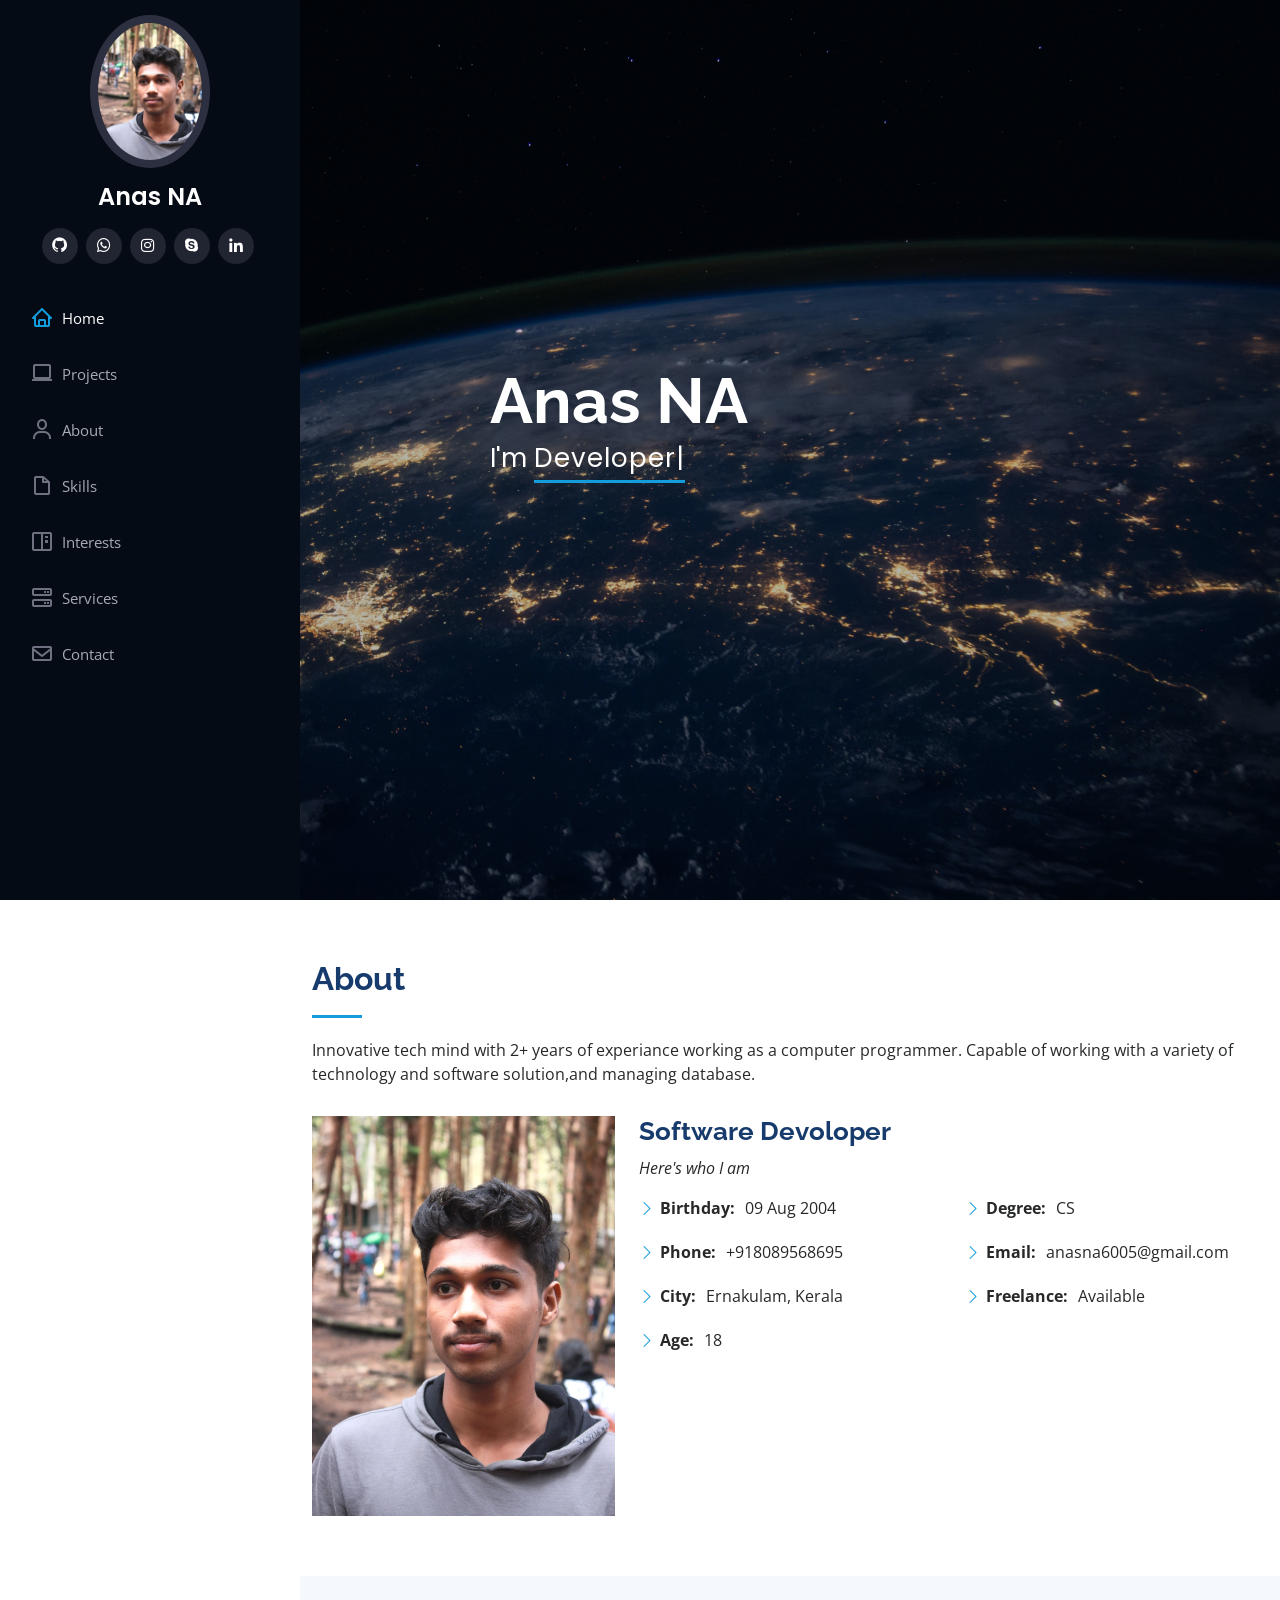
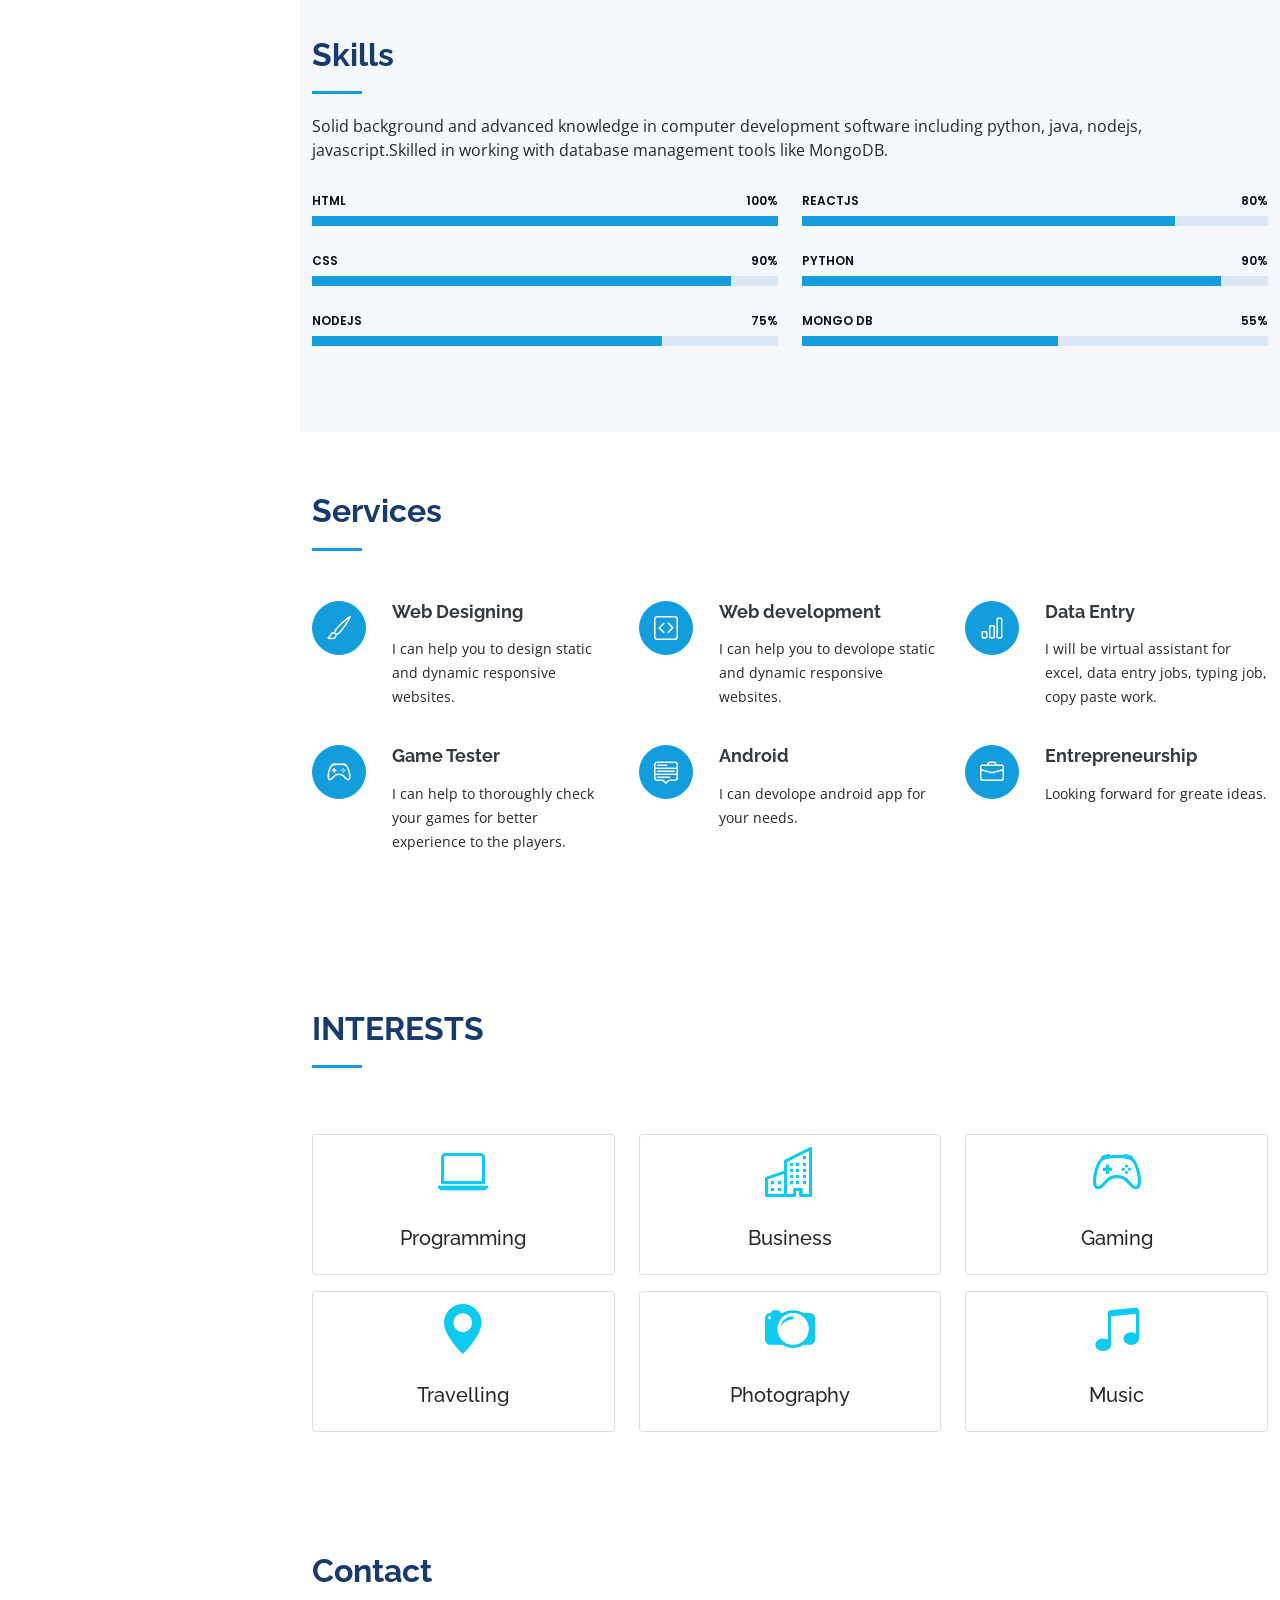
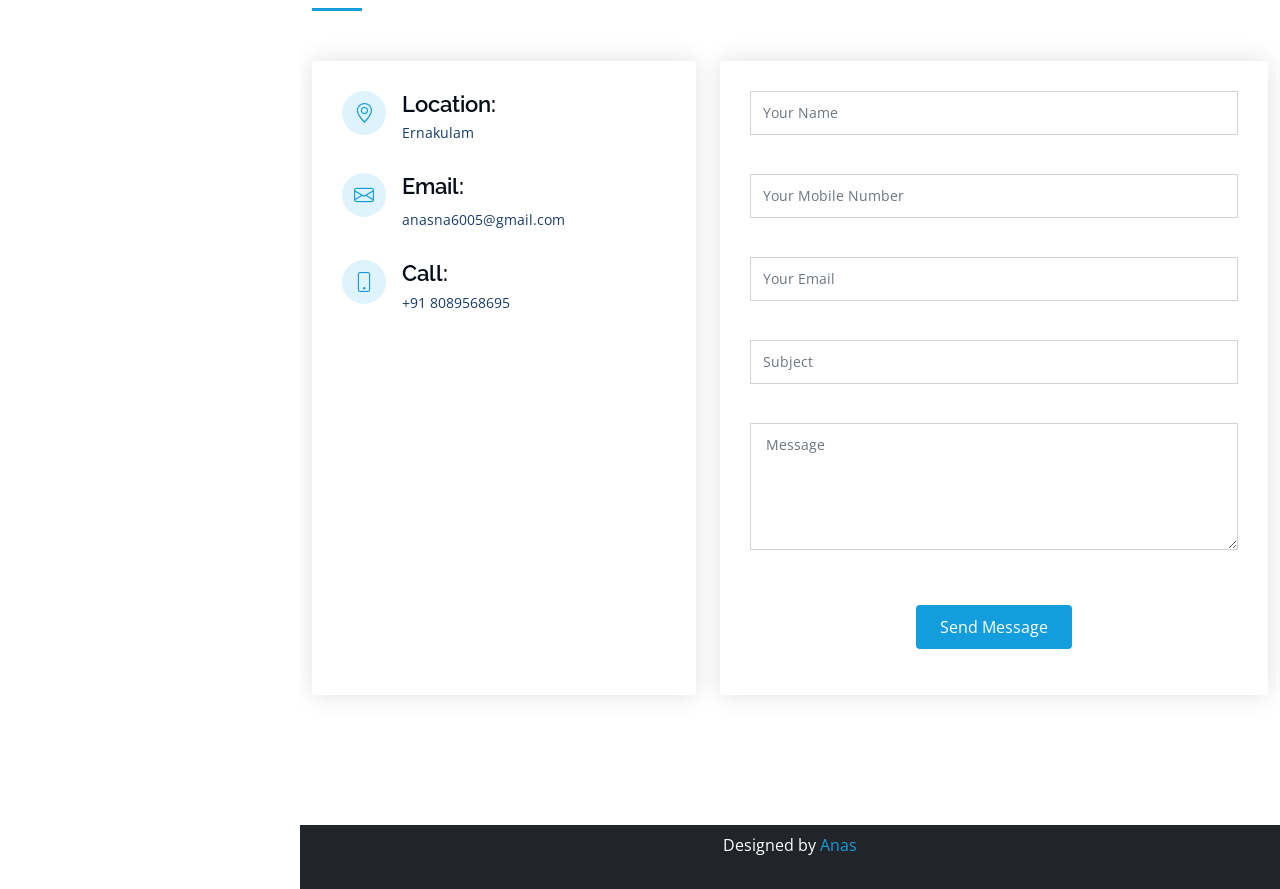
<file: index.html>
<!DOCTYPE html>
<html lang="en">

<head>
  <meta charset="utf-8">
  <meta content="width=device-width, initial-scale=1.0" name="viewport">

  <title>Anas</title>
  <meta content="" name="description">
  <meta content="" name="keywords">

  <!-- Favicons -->
  <link href="https://websites-60471.web.app/assets/img/1635919694909.jpg" rel="icon">

  <!-- Google Fonts -->
  <link
    href="https://fonts.googleapis.com/css?family=Open+Sans:300,300i,400,400i,600,600i,700,700i|Raleway:300,300i,400,400i,500,500i,600,600i,700,700i|Poppins:300,300i,400,400i,500,500i,600,600i,700,700i"
    rel="stylesheet">

  <!-- Vendor CSS Files -->
  <link href="assets/vendor/aos/aos.css" rel="stylesheet">
  <link href="assets/vendor/bootstrap/css/bootstrap.min.css" rel="stylesheet">
  <link href="assets/vendor/bootstrap-icons/bootstrap-icons.css" rel="stylesheet">
  <link href="assets/vendor/boxicons/css/boxicons.min.css" rel="stylesheet">
  <link href="assets/vendor/glightbox/css/glightbox.min.css" rel="stylesheet">
  <link href="assets/vendor/swiper/swiper-bundle.min.css" rel="stylesheet">

  <!-- Template Main CSS File -->
  <link href="assets/css/style.css" rel="stylesheet">

</head>

<body>

  <!-- ======= Mobile nav toggle button ======= -->
  <i class="bi bi-list mobile-nav-toggle d-xl-none"></i>

  <!-- ======= Header ======= -->
  <header id="header">
    <div class="d-flex flex-column">

      <div class="profile">
        <img src="assets\img\me.jpeg" alt="" class="img-fluid rounded-circle">
        <h1 class="text-light"><a href="index.html">Anas NA</a></h1>
        <div class="social-links mt-3 text-center">
          <a href="https://github.com/caploom" class="github"><i class="bx bxl-github"></i></a>
          <a href="https://wa.me/+918089568695" class="facebook"><i class="bx bxl-whatsapp"></i></a>
          <a href="https://www.instagram.com/_anas_na_" class="instagram"><i class="bx bxl-instagram"></i></a>
          <a href="https://join.skype.com/invite/vuJZB5juncWV" class="google-plus"><i class="bx bxl-skype"></i></a>
          <a href="https://www.linkedin.com/in/anas-na-285267209/" class="linkedin"><i class="bx bxl-linkedin"></i></a>
        </div>
      </div>

      <nav id="navbar" class="nav-menu navbar">
        <ul>
          <li><a href="#hero" class="nav-link scrollto active"><i class="bx bx-home"></i> <span>Home</span></a></li>
          <li><a href="project-page.html" class="nav-link scrollto"><i class="bx bx-laptop"></i> <span>Projects</span></a></li>
          <li><a href="#about" class="nav-link scrollto"><i class="bx bx-user"></i> <span>About</span></a></li>
          <li><a href="#skills" class="nav-link scrollto"><i class="bx bx-file-blank"></i> <span>Skills</span></a></li>
          <li><a href="#intrest" class="nav-link scrollto"><i class="bx bx-book-content"></i>
              <span>Interests</span></a></li>
          <li><a href="#services" class="nav-link scrollto"><i class="bx bx-server"></i> <span>Services</span></a></li>
          <li><a href="#contact" class="nav-link scrollto"><i class="bx bx-envelope"></i> <span>Contact</span></a></li>
        </ul>
      </nav><!-- .nav-menu -->
    </div>
  </header><!-- End Header -->

  <!-- ======= Hero Section ======= -->
  <section id="hero" class="d-flex flex-column justify-content-center align-items-center">
    <div class="hero-container" data-aos="fade-in">
      <h1>Anas NA</h1>
      <p>I'm <span class="typed" data-typed-items="Developer, Freelancer, Entrepreneur"></span></p>
    </div>
  </section><!-- End Hero -->

  <main id="main">

    <!-- ======= About Section ======= -->
    <section id="about" class="about">
      <div class="container">

        <div class="section-title">
          <h2>About</h2>
          <p>Innovative tech mind with 2+ years of experiance working as a computer programmer. Capable of working with
            a variety of technology and software solution,and managing database.</p>
        </div>

        <div class="row">
          <div class="col-lg-4" data-aos="fade-left">
            <img src="assets\img\me.jpeg" class="img-fluid" alt="image">
          </div>
          <div class="col-lg-8 pt-4 pt-lg-0 content" data-aos="fade-left">
            <h3>Software Devoloper</h3>
            <p class="fst-italic">
              Here's who I am
            </p>
            <div class="row">
              <div class="col-lg-6">
                <ul>
                  <li><i class="bi bi-chevron-right"></i> <strong>Birthday:</strong> <span>09 Aug 2004</span></li>
                  <li><i class="bi bi-chevron-right"></i> <strong>Phone:</strong> <span>+918089568695</span></li>
                  <li><i class="bi bi-chevron-right"></i> <strong>City:</strong> <span>Ernakulam, Kerala</span></li>
                  <li><i class="bi bi-chevron-right"></i> <strong>Age:</strong> <span>18</span></li>
                </ul>
              </div>
              <div class="col-lg-6">
                <ul>

                  <li><i class="bi bi-chevron-right"></i> <strong>Degree:</strong> <span>CS</span></li>
                  <li><i class="bi bi-chevron-right"></i> <strong>Email:</strong> <span>anasna6005@gmail.com</span></li>
                  <li><i class="bi bi-chevron-right"></i> <strong>Freelance:</strong> <span>Available</span></li>
                </ul>
              </div>
            </div>
            <p>

            </p>
          </div>
        </div>

      </div>
    </section><!-- End About Section -->



    <!-- ======= Skills Section ======= -->
    <section id="skills" class="skills section-bg">
      <div class="container">

        <div class="section-title">
          <h2>Skills</h2>
          <p>Solid background and advanced knowledge in computer development software including python, java, nodejs,
            javascript.Skilled in working with database management tools like MongoDB. </p>
        </div>

        <div class="row skills-content">

          <div class="col-lg-6" data-aos="fade-up">

            <div class="progress">
              <span class="skill">HTML <i class="val">100%</i></span>
              <div class="progress-bar-wrap">
                <div class="progress-bar" role="progressbar" aria-valuenow="100" aria-valuemin="0" aria-valuemax="100">
                </div>
              </div>
            </div>

            <div class="progress">
              <span class="skill">CSS <i class="val">90%</i></span>
              <div class="progress-bar-wrap">
                <div class="progress-bar" role="progressbar" aria-valuenow="90" aria-valuemin="0" aria-valuemax="100">
                </div>
              </div>
            </div>

            <div class="progress">
              <span class="skill">Nodejs <i class="val">75%</i></span>
              <div class="progress-bar-wrap">
                <div class="progress-bar" role="progressbar" aria-valuenow="75" aria-valuemin="0" aria-valuemax="100">
                </div>
              </div>
            </div>

          </div>

          <div class="col-lg-6" data-aos="fade-up" data-aos-delay="100">

            <div class="progress">
              <span class="skill">ReactJs <i class="val">80%</i></span>
              <div class="progress-bar-wrap">
                <div class="progress-bar" role="progressbar" aria-valuenow="80" aria-valuemin="0" aria-valuemax="100">
                </div>
              </div>
            </div>

            <div class="progress">
              <span class="skill">Python <i class="val">90%</i></span>
              <div class="progress-bar-wrap">
                <div class="progress-bar" role="progressbar" aria-valuenow="90" aria-valuemin="0" aria-valuemax="100">
                </div>
              </div>
            </div>

            <div class="progress">
              <span class="skill">Mongo DB <i class="val">55%</i></span>
              <div class="progress-bar-wrap">
                <div class="progress-bar" role="progressbar" aria-valuenow="55" aria-valuemin="0" aria-valuemax="100">
                </div>
              </div>
            </div>

          </div>

        </div>

      </div>
    </section><!-- End Skills Section -->



    <!-- ======= Services Section ======= -->
    <section id="services" class="services">
      <div class="container">

        <div class="section-title">
          <h2>Services</h2>
          
        </div>

        <div class="row">
          <div class="col-lg-4 col-md-6 icon-box" data-aos="fade-up">
            <div class="icon"><i class="bi bi-brush"></i></div>
            <h4 class="title"><a href="">Web Designing</a></h4>
            <p class="description">I can help you to design static and dynamic responsive websites.</p>
          </div>
          <div class="col-lg-4 col-md-6 icon-box" data-aos="fade-up" data-aos-delay="100">
            <div class="icon"><i class="bi bi-code-square"></i></div>
            <h4 class="title"><a href="">Web development</a></h4>
            <p class="description">I can help you to devolope static and dynamic responsive websites.</p>
          </div>
          <div class="col-lg-4 col-md-6 icon-box" data-aos="fade-up" data-aos-delay="200">
            <div class="icon"><i class="bi bi-bar-chart"></i></div>
            <h4 class="title"><a href="">Data Entry</a></h4>
            <p class="description">I will be virtual assistant for excel, data entry jobs, typing job, copy paste work.
            </p>
          </div>
          <div class="col-lg-4 col-md-6 icon-box" data-aos="fade-up" data-aos-delay="300">
            <div class="icon"><i class="bi bi-controller"></i></div>
            <h4 class="title"><a href="">Game Tester</a></h4>
            <p class="description">I can help to thoroughly check your games for better experience to the players.</p>
          </div>
          <div class="col-lg-4 col-md-6 icon-box" data-aos="fade-up" data-aos-delay="400">
            <div class="icon"><i class="bi bi-menu-up"></i></div>
            <h4 class="title"><a href="">Android </a></h4>
            <p class="description">I can devolope android app for your needs.</p>
          </div>
          <div class="col-lg-4 col-md-6 icon-box" data-aos="fade-up" data-aos-delay="500">
            <div class="icon"><i class="bi bi-briefcase"></i></div>
            <h4 class="title"><a href="">Entrepreneurship</a></h4>
            <p class="description">Looking forward for greate ideas.</p>
          </div>
        </div>

      </div>
    </section><!-- End Services Section -->



    <!-- ======= Intrest Section ======= -->
    <section id="intrest">
      <div class="container">
        <div class="row">
          <div class="section-title">
            <h2>INTERESTS</h2>
          </div>


          <div class="col-lg-4" data-aos="fade-up" >

            <div class="card-deck ">
              <div class="card mt-3">
                <i class="card-img-top bi bi-laptop text-center text-info" style="font-size: 50px;"></i>
                <div class="card-body">
                  <h5 class="card-title text-center">Programming</h5>

                </div>

              </div>
            </div>

          </div>

          <div class="col-lg-4" data-aos="fade-up">
            <div class="card mt-3">
              <i class="card-img-top bi bi-building text-center text-info" style="font-size: 50px;"></i>
              <div class="card-body">
                <h5 class="card-title text-center">Business</h5>

              </div>

            </div>

          </div>

          <div class="col-lg-4" data-aos="fade-up">
            <div class="card mt-3">
              <i class="card-img-top bi bi-controller text-center text-info" style="font-size: 50px;"></i>
              <div class="card-body">
                <h5 class="card-title text-center">Gaming</h5>
              </div>

            </div>
          </div>

          <div class="col-lg-4" data-aos="fade-up">
            <div class="card mt-3">
              <i class="card-img-top bi bi-geo-alt-fill text-center text-info" style="font-size: 50px;"></i>
              <div class="card-body">
                <h5 class="card-title text-center">Travelling</h5>
              </div>

            </div>

         
          </div>

          <div class="col-lg-4" data-aos="fade-up">
            <div class="card mt-3">
              <i class="card-img-top bi bi-camera2 text-center text-info" style="font-size: 50px;"></i>
              <div class="card-body">
                <h5 class="card-title text-center">Photography</h5>
              </div>

            </div>
          </div>

          <div class="col-lg-4" data-aos="fade-up">
            <div class="card mt-3">
              <i class="card-img-top bi bi-music-note-beamed text-center text-info" style="font-size: 50px;"></i>
              <div class="card-body">
                <h5 class="card-title text-center">Music</h5>
              </div>
            </div>
          </div>

        </div>
      </div>
    </section>


    <!-- End Intrest Section -->





    <!-- ======= Contact Section ======= -->
    <section id="contact" class="contact">
      <div class="container">

        <div class="section-title">
          <h2>Contact</h2>
       
        </div>

        <div class="row" data-aos="fade-in">

          <div class="col-lg-5 d-flex align-items-stretch">
            <div class="info">
              <div class="address">
                <i class="bi bi-geo-alt"></i>
                <h4>Location:</h4>
                <p>Ernakulam</p>
              </div>

              <div class="email">
                <i class="bi bi-envelope"></i>
                <h4>Email:</h4>
                <p>anasna6005@gmail.com</p>
              </div>

              <div class="phone">
                <i class="bi bi-phone"></i>
                <h4>Call:</h4>
                <p>+91 8089568695</p>
              </div>

              <iframe
                src="https://www.google.com/maps/embed?pb=!1m18!1m12!1m3!1d7857.780431372606!2d76.44496737296421!3d10.025917586359352!2m3!1f0!2f0!3f0!3m2!1i1024!2i768!4f13.1!3m3!1m2!1s0x3b080a7dc4b6d2c5%3A0xebb96dbb858cca9!2sPattimattom%2C%20Kerala%20683562!5e0!3m2!1sen!2sin!4v1636377214239!5m2!1sen!2sin"
                frameborder="0" style="border:0; width: 100%; height: 290px;" allowfullscreen></iframe>
            </div>

          </div>

          <div class="col-lg-7 mt-5 mt-lg-0 d-flex align-items-stretch">
            <form id="form" method="" role="form" class="php-email-form">
              <div class="row">
                <div class="col-md-12 mb-3">
                  <div class="form-group">
                    <input type="text" name="name" class="form-control" id="name" placeholder="Your Name" >
                  </div>
                </div>
                <div class="col-md-12 mb-3">
                  <div class="form-group">
                    <input type="text" class="form-control" name="mobilenumber" id="mobilenumber" placeholder="Your Mobile Number" >
                  </div>
                </div>
                <div class="col-md-12 mb-3">
                  <div class="form-group">  
                    <input type="email" class="form-control" name="email" id="email" placeholder="Your Email" >
                  </div>
                </div>
                <div class="col-md-12 mb-3">
                  <div class="form-group">
                    <input type="text" class="form-control" name="subject" id="subject" placeholder="Subject" >
                  </div>
                </div>
                <div class="col-md-12">
                  <div class="form-group">
                    <textarea class="form-control" id="message" name="message" rows="5" placeholder="Message" ></textarea>
                  </div>
                </div>
                <div class="col-md-12 text-center my-3">
                  <!-- <div class="loading">Loading</div>
                  <div class="error-message"></div>
                  <div class="sent-message">Your message has been sent. Thank you!</div> -->
                </div>
                <div class="col-md-12 text-center">
                  <button type="submit" class="button button-a button-big button-rouded" onclick="validateForm()">Send Message</button>
                </div>
                <div class="errmsg mt-3" style="text-align: center;"> 
                  <span id="msg1"></span>
                  <span id="msg"></span>
                </div>
               
              </div>
            </form>
          </div>

        </div>

      </div>
    </section><!-- End Contact Section -->


    <footer style="text-align: center;" class="bg-dark pb-3 pt-2">
      <p class="text-white">Designed by <a href="https://websites-60471.web.app/#">Anas</a></p>
    </footer>

  </main><!-- End #main -->

  <a href="#" class="back-to-top d-flex align-items-center justify-content-center"><i
      class="bi bi-arrow-up-short"></i></a>

  <!-- Vendor JS Files -->
  <script src="assets/vendor/aos/aos.js"></script>
  <script src="assets/vendor/bootstrap/js/bootstrap.bundle.min.js"></script>
  <script src="assets/vendor/glightbox/js/glightbox.min.js"></script>
  <script src="assets/vendor/isotope-layout/isotope.pkgd.min.js"></script>
  <script src="assets/vendor/php-email-form/validate.js"></script>
  <script src="assets/vendor/purecounter/purecounter.js"></script>
  <script src="assets/vendor/swiper/swiper-bundle.min.js"></script>
  <script src="assets/vendor/typed.js/typed.min.js"></script>
  <script src="assets/vendor/waypoints/noframework.waypoints.js"></script>

  <!-- Template Main JS File -->
  <script src="assets/js/main.js"></script>

  <script>
    const scriptURL = 'https://script.google.com/macros/s/AKfycbw3886HwvCmuLuSFiVdJkN810jOMni4JtcEFeI_5WAq-JAdWKKI6zD2nYGDs8rgpkV8Sg/exec'
      const form = document.getElementById("form")
      const msg = document.getElementById("msg")
      
      form.addEventListener('submit', e => {
        e.preventDefault()
        if(validateForm()){
          fetch(scriptURL, { method: 'POST', body: new FormData(form)})
            .then(response => {
              msg.innerHTML = "Sent Successfully"
              // alert("Sent Successfully")
              setTimeout(function(){
                msg.innerHTML = ""
              },5000)
              form.reset()
            })
            .catch(error => console.error('Error!', error.message))
          }
        })
  </script>
<script src="validator.js"></script>


</body>

</html>
</file>
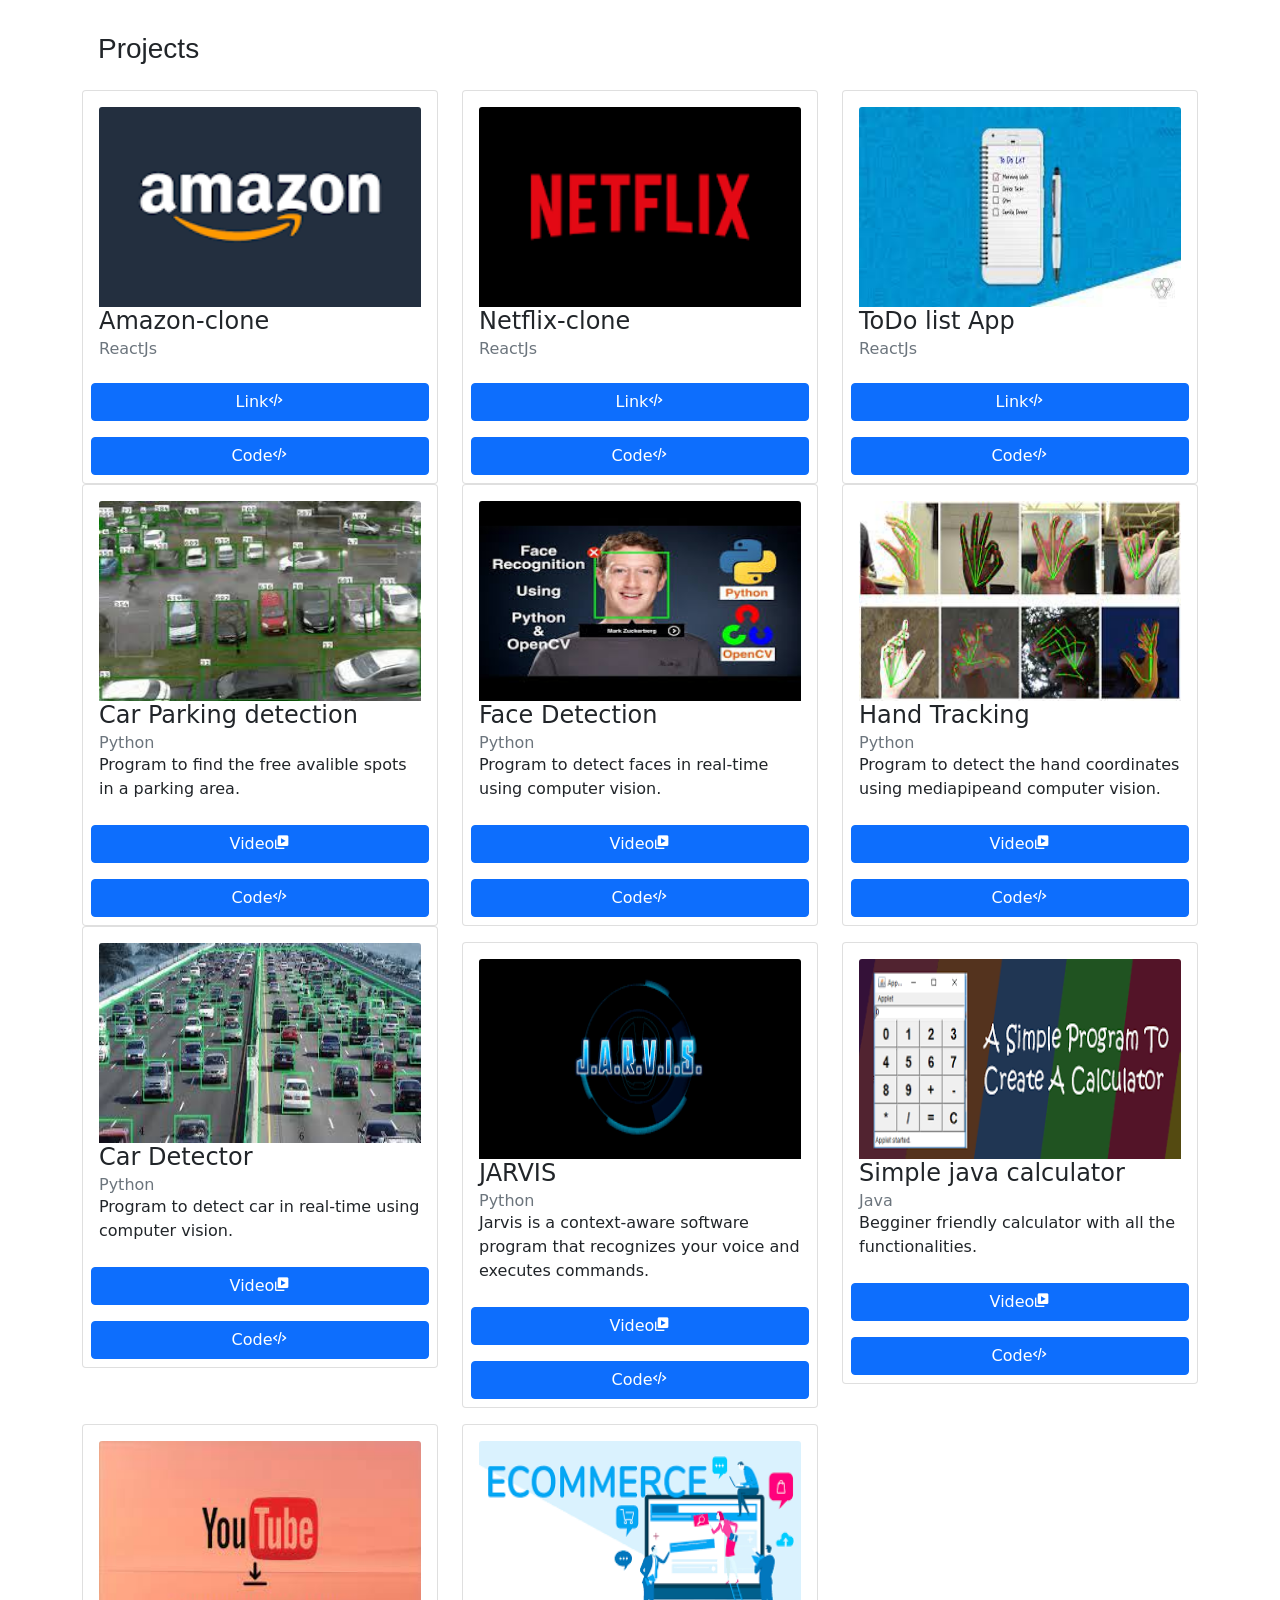
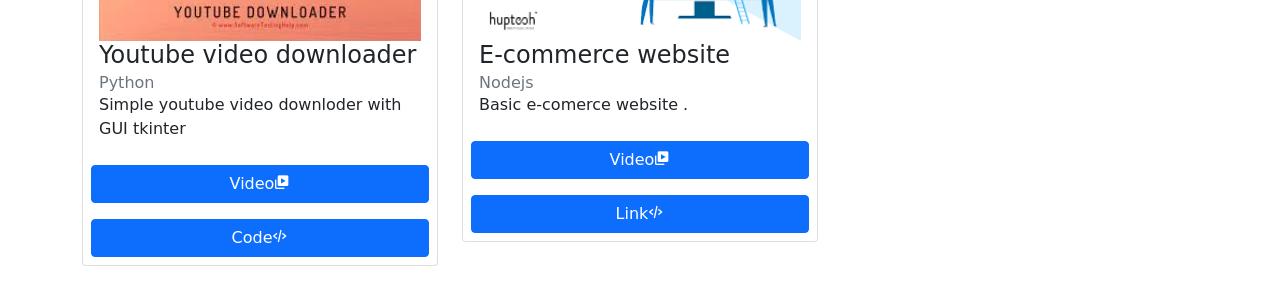
<file: project-page.html>
<html lang="en">

<head>

  <meta charset="UTF-8">
  <meta http-equiv="X-UA-Compatible" content="IE=edge">
  <meta name="viewport" content="width=device-width, initial-scale=1.0">
  <title>Projects</title>
  <!-- Vendor CSS Files -->
  <link href="assets/vendor/aos/aos.css" rel="stylesheet">
  <link href="assets/vendor/bootstrap/css/bootstrap.min.css" rel="stylesheet">
  <link href="assets/vendor/bootstrap-icons/bootstrap-icons.css" rel="stylesheet">
  <link href="assets/vendor/boxicons/css/boxicons.min.css" rel="stylesheet">
  <link href="assets/vendor/glightbox/css/glightbox.min.css" rel="stylesheet">
  <link href="assets/vendor/swiper/swiper-bundle.min.css" rel="stylesheet">

</head>

<body>




  <section>
    <div class="py-3">
      <div class="container">
        <div class="p-3">
          <h3
            style="font-family: 'Lucida Sans', 'Lucida Sans Regular', 'Lucida Grande', 'Lucida Sans Unicode', Geneva, Verdana, sans-serif;">
            Projects</h3>
        </div>
        <div class="row hidden-md-up">


          <div class="col-md-4">
            <div class="card">
              <div class="card-body">
                <img class="card-img-top" height="200px" src="[data-uri]" alt="image">
                <h4 class="card-title">Amazon-clone</h4>
                <h6 class="card-subtitle text-muted">ReactJs</h6>
                <p class="card-text p-y-1"></p>

              </div>
              <a href="https://clone-350fe.web.app/"
              class="btn btn-primary m-2">Link<i class='bx bx-code-alt'></i></a>

              <a href="#"
                class="btn btn-primary m-2">Code<i class='bx bx-code-alt'></i></a>
            </div>
          </div>

          <div class="col-md-4">
            <div class="card">
              <div class="card-body">
                <img class="card-img-top" height="200px" src="[data-uri]" alt="image">
                <h4 class="card-title">Netflix-clone</h4>
                <h6 class="card-subtitle text-muted">ReactJs</h6>
                <p class="card-text p-y-1"></p>

              </div>
              <a href="https://netflix-clone-2909c.web.app/"
              class="btn btn-primary m-2">Link<i class='bx bx-code-alt'></i></a>

              <a href="https://github.com/caploom/netflix-clone"
                class="btn btn-primary m-2">Code<i class='bx bx-code-alt'></i></a>
            </div>
          </div>

          <div class="col-md-4">
            <div class="card">
              <div class="card-body">
                <img class="card-img-top" height="200px" src="[data-uri]" alt="image">
                <h4 class="card-title">ToDo list App</h4>
                <h6 class="card-subtitle text-muted">ReactJs</h6>
                <p class="card-text p-y-1"></p>

              </div>
              <a href="http://todolist-app-c7c9f.web.app/"
              class="btn btn-primary m-2">Link<i class='bx bx-code-alt'></i></a>

              <a href="https://github.com/caploom/todo-list-app/"
                class="btn btn-primary m-2">Code<i class='bx bx-code-alt'></i></a>
            </div>
          </div>

          <div class="col-md-4">
            <div class="card">
              <div class="card-body">
                <img class="card-img-top" height="200px" src="assets\img\car_parking.jpeg" alt="image">
                <h4 class="card-title">Car Parking detection</h4>
                <h6 class="card-subtitle text-muted">Python</h6>
                <p class="card-text p-y-1">Program to find the free avalible spots in a parking area.</p>

              </div>
              <a href="https://drive.google.com/file/d/1_KwHun0vqjMsyzOQX0ZQ3w0uG70tAJxD/view?usp=sharing"
                class="btn btn-primary m-2">Video<i class='bx bxs-videos'></i></a>
              <a href="https://github.com/caploom/car_parking_detector"
                class="btn btn-primary m-2">Code<i class='bx bx-code-alt'></i></a>
            </div>
          </div>

          <div class="col-md-4">
            <div class="card">
              <div class="card-body">
                <img class="card-img-top" height="200px" src="assets\img\face_detection_image.jpg" alt="image">
                <h4 class="card-title">Face Detection</h4>
                <h6 class="card-subtitle text-muted">Python</h6>
                <p class="card-text p-y-1">Program to detect faces in real-time using computer vision.</p>

              </div>
              <a href="https://drive.google.com/file/d/1_KwHun0vqjMsyzOQX0ZQ3w0uG70tAJxD/view?usp=sharing"
                class="btn btn-primary m-2">Video<i class='bx bxs-videos'></i></a>
              <a href="https://github.com/caploom/webcam_Face_Detection_Using_Python/blob/master/face_dectecor.py"
                class="btn btn-primary m-2">Code<i class='bx bx-code-alt'></i></a>
            </div>
          </div>

          <div class="col-md-4">
            <div class="card">
              <div class="card-body">
                <img class="card-img-top" height="200px" src="assets\img\hand_tracking_image.jpg" alt="image">
                <h4 class="card-title">Hand Tracking</h4>
                <h6 class="card-subtitle text-muted">Python</h6>
                <p class="card-text p-y-1">Program to detect the hand coordinates using
                  mediapipeand computer vision.</p>

              </div>
              <a href="https://drive.google.com/file/d/1UC415tddZi-LKk4IFbesSwNn43PjK53d/view?usp=sharing"
                class="btn btn-primary m-2">Video<i class='bx bxs-videos'></i></a>
              <a href="https://github.com/caploom/hand_tracking/blob/main/hand_sample.py"
                class="btn btn-primary m-2">Code<i class='bx bx-code-alt'></i></a>
            </div>
          </div>

          <div class="col-md-4">
            <div class="card">
              <div class="card-body">
                <img class="card-img-top" height="200px" src="assets\img\cars.jpeg" alt="image">
                <h4 class="card-title">Car Detector</h4>
                <h6 class="card-subtitle text-muted">Python</h6>
                <p class="card-text p-y-1">Program to detect car in real-time using computer vision.</p>

              </div>
              <a href="https://drive.google.com/file/d/1L8llGFbhqFMLdra2l3IuR9r4bwf4unf3/view?usp=sharing"
                class="btn btn-primary m-2">Video<i class='bx bxs-videos'></i></a>
              <a href="https://github.com/caploom/car_detector/blob/main/dectotr.py" class="btn btn-primary m-2">Code<i
                  class='bx bx-code-alt'></i></a>
            </div>
          </div>

          <div class="col-md-4 pt-3">
            <div class="card">
              <div class="card-body">
                <img class="card-img-top" height="200px" src="assets\img\jarvis.png" alt="image">
                <h4 class="card-title">JARVIS</h4>
                <h6 class="card-subtitle text-muted">Python</h6>
                <p class="card-text p-y-1">Jarvis is a context-aware software program that recognizes your voice and
                  executes commands.</p>

              </div>
              <a href="#" class="btn btn-primary m-2">Video<i class='bx bxs-videos'></i></a>
              <a href="https://github.com/caploom/jarvis/tree/main/jarvis" class="btn btn-primary m-2">Code<i
                  class='bx bx-code-alt'></i></a>
            </div>
          </div>

          <div class="col-md-4 pt-3">
            <div class="card">
              <div class="card-body">
                <img class="card-img-top" height="200px" src="assets\img/calculator_demo.jpg" alt="image">
                <h4 class="card-title">Simple java calculator</h4>
                <h6 class="card-subtitle text-muted">Java</h6>
                <p class="card-text p-y-1">Begginer friendly calculator with all the functionalities.</p>

              </div>
              <a href="#" class="btn btn-primary m-2">Video<i class='bx bxs-videos'></i></a>
              <a href="https://github.com/caploom/simple_java_calculator/blob/master/src/sample.java"
                class="btn btn-primary m-2">Code<i class='bx bx-code-alt'></i></a>
            </div>
          </div>

          <div class="col-md-4 pt-3">
            <div class="card">
              <div class="card-body">
                <img class="card-img-top" height="200px"
                  src="[data-uri]"
                  alt="image">
                <h4 class="card-title">Youtube video downloader</h4>
                <h6 class="card-subtitle text-muted">Python</h6>
                <p class="card-text p-y-1">Simple youtube video downloder with GUI tkinter</p>

              </div>
              <a href="#" class="btn btn-primary m-2">Video<i class='bx bxs-videos'></i></a>
              <a href="https://github.com/caploom/YT-video-downloader/blob/main/YT_video_downloader/downloader.py"
                class="btn btn-primary m-2">Code<i class='bx bx-code-alt'></i></a>
            </div>
          </div>

          <div class="col-md-4 pt-3">
            <div class="card">
              <div class="card-body">
                <img class="card-img-top" height="200px" src="assets\img/e-commerce.png" alt="image">
                <h4 class="card-title">E-commerce website</h4>
                <h6 class="card-subtitle text-muted">Nodejs</h6>
                <p class="card-text p-y-1">Basic e-comerce website .</p>

              </div>
              <a href="#" class="btn btn-primary m-2">Video<i class='bx bxs-videos'></i></a>
              <a href="#" class="btn btn-primary m-2">Link<i class='bx bx-code-alt'></i></a>
            </div>
          </div>

        </div>
      </div>
    </div>
  </section>
</body>

</html>
</file>
<file: assets/css/style.css>
/**
* Template Name: iPortfolio - v3.7.0
* Template URL: https://bootstrapmade.com/iportfolio-bootstrap-portfolio-websites-template/
* Author: BootstrapMade.com
* License: https://bootstrapmade.com/license/
*/

/*--------------------------------------------------------------
# General
--------------------------------------------------------------*/
body {
  font-family: "Open Sans", sans-serif;
  color: #272829;
}

a {
  color: #149ddd;
  text-decoration: none;
}

a:hover {
  color: #37b3ed;
  text-decoration: none;
}

h1, h2, h3, h4, h5, h6 {
  font-family: "Raleway", sans-serif;
}

/*--------------------------------------------------------------
# Back to top button
--------------------------------------------------------------*/
.back-to-top {
  position: fixed;
  visibility: hidden;
  opacity: 0;
  right: 15px;
  bottom: 15px;
  z-index: 996;
  background: #149ddd;
  width: 40px;
  height: 40px;
  border-radius: 50px;
  transition: all 0.4s;
}
.back-to-top i {
  font-size: 28px;
  color: #fff;
  line-height: 0;
}
.back-to-top:hover {
  background: #2eafec;
  color: #fff;
}
.back-to-top.active {
  visibility: visible;
  opacity: 1;
}

/*--------------------------------------------------------------
# Header
--------------------------------------------------------------*/
#header {
  position: fixed;
  top: 0;
  left: 0;
  bottom: 0;
  width: 300px;
  transition: all ease-in-out 0.5s;
  z-index: 9997;
  transition: all 0.5s;
  padding: 0 15px;
  background: #040b14;
  overflow-y: auto;
}
#header .profile img {
  margin: 15px auto;
  display: block;
  width: 120px;
  border: 8px solid #2c2f3f;
}
#header .profile h1 {
  font-size: 24px;
  margin: 0;
  padding: 0;
  font-weight: 600;
  -moz-text-align-last: center;
  text-align-last: center;
  font-family: "Poppins", sans-serif;
}
#header .profile h1 a, #header .profile h1 a:hover {
  color: #fff;
  text-decoration: none;
}
#header .profile .social-links a {
  font-size: 18px;
  display: inline-block;
  background: #212431;
  color: #fff;
  line-height: 1;
  padding: 8px 0;
  margin-right: 4px;
  border-radius: 50%;
  text-align: center;
  width: 36px;
  height: 36px;
  transition: 0.3s;
}
#header .profile .social-links a:hover {
  background: #149ddd;
  color: #fff;
  text-decoration: none;
}

#main {
  margin-left: 300px;
}

@media (max-width: 1199px) {
  #header {
    left: -300px;
  }

  #main {
    margin-left: 0;
  }
}
/*--------------------------------------------------------------
# Navigation Menu
--------------------------------------------------------------*/
/* Desktop Navigation */
.nav-menu {
  padding: 30px 0 0 0;
}
.nav-menu * {
  margin: 0;
  padding: 0;
  list-style: none;
}
.nav-menu > ul > li {
  position: relative;
  white-space: nowrap;
}
.nav-menu a, .nav-menu a:focus {
  display: flex;
  align-items: center;
  color: #a8a9b4;
  padding: 12px 15px;
  margin-bottom: 8px;
  transition: 0.3s;
  font-size: 15px;
}
.nav-menu a i, .nav-menu a:focus i {
  font-size: 24px;
  padding-right: 8px;
  color: #6f7180;
}
.nav-menu a:hover, .nav-menu .active, .nav-menu .active:focus, .nav-menu li:hover > a {
  text-decoration: none;
  color: #fff;
}
.nav-menu a:hover i, .nav-menu .active i, .nav-menu .active:focus i, .nav-menu li:hover > a i {
  color: #149ddd;
}

/* Mobile Navigation */
.mobile-nav-toggle {
  position: fixed;
  right: 15px;
  top: 15px;
  z-index: 9998;
  border: 0;
  font-size: 24px;
  transition: all 0.4s;
  outline: none !important;
  background-color: #149ddd;
  color: #fff;
  width: 40px;
  height: 40px;
  display: inline-flex;
  align-items: center;
  justify-content: center;
  line-height: 0;
  border-radius: 50px;
  cursor: pointer;
}

.mobile-nav-active {
  overflow: hidden;
}
.mobile-nav-active #header {
  left: 0;
}

/*--------------------------------------------------------------
# Hero Section
--------------------------------------------------------------*/
#hero {
  width: 100%;
  height: 100vh;
  background: url("../img/nasa-Q1p7bh3SHj8-unsplash.jpg") top center;
  background-size: cover;
}
#hero:before {
  content: "";
  background: rgba(5, 13, 24, 0.3);
  position: absolute;
  bottom: 0;
  top: 0;
  left: 0;
  right: 0;
  z-index: 1;
}
#hero .hero-container {
  position: relative;
  z-index: 2;
  min-width: 300px;
}
#hero h1 {
  margin: 0 0 10px 0;
  font-size: 64px;
  font-weight: 700;
  line-height: 56px;
  color: #fff;
}
#hero p {
  color: #fff;
  margin-bottom: 50px;
  font-size: 26px;
  font-family: "Poppins", sans-serif;
}
#hero p span {
  color: #fff;
  padding-bottom: 4px;
  letter-spacing: 1px;
  border-bottom: 3px solid #149ddd;
}
@media (min-width: 1024px) {
  #hero {
    background-attachment: fixed;
  }
}
@media (max-width: 768px) {
  #hero h1 {
    font-size: 28px;
    line-height: 36px;
  }
  #hero h2 {
    font-size: 18px;
    line-height: 24px;
    margin-bottom: 30px;
  }
}

/*--------------------------------------------------------------
# Sections General
--------------------------------------------------------------*/
section {
  padding: 60px 0;
  overflow: hidden;
}

.section-bg {
  background: #f5f8fd;
}

.section-title {
  padding-bottom: 30px;
}
.section-title h2 {
  font-size: 32px;
  font-weight: bold;
  margin-bottom: 20px;
  padding-bottom: 20px;
  position: relative;
  color: #173b6c;
}
.section-title h2::after {
  content: "";
  position: absolute;
  display: block;
  width: 50px;
  height: 3px;
  background: #149ddd;
  bottom: 0;
  left: 0;
}
.section-title p {
  margin-bottom: 0;
}

/*--------------------------------------------------------------
# About
--------------------------------------------------------------*/
.about .content h3 {
  font-weight: 700;
  font-size: 26px;
  color: #173b6c;
}
.about .content ul {
  list-style: none;
  padding: 0;
}
.about .content ul li {
  margin-bottom: 20px;
  display: flex;
  align-items: center;
}
.about .content ul strong {
  margin-right: 10px;
}
.about .content ul i {
  font-size: 16px;
  margin-right: 5px;
  color: #149ddd;
  line-height: 0;
}
.about .content p:last-child {
  margin-bottom: 0;
}

/*--------------------------------------------------------------
# Facts
--------------------------------------------------------------*/
.facts {
  padding-bottom: 30px;
}
.facts .count-box {
  padding: 30px;
  width: 100%;
}
.facts .count-box i {
  display: block;
  font-size: 44px;
  color: #149ddd;
  float: left;
  line-height: 0;
}
.facts .count-box span {
  font-size: 48px;
  line-height: 40px;
  display: block;
  font-weight: 700;
  color: #050d18;
  margin-left: 60px;
}
.facts .count-box p {
  padding: 15px 0 0 0;
  margin: 0 0 0 60px;
  font-family: "Raleway", sans-serif;
  font-size: 14px;
  color: #122f57;
}
.facts .count-box a {
  font-weight: 600;
  display: block;
  margin-top: 20px;
  color: #122f57;
  font-size: 15px;
  font-family: "Poppins", sans-serif;
  transition: ease-in-out 0.3s;
}
.facts .count-box a:hover {
  color: #1f5297;
}

/*--------------------------------------------------------------
# Akills
--------------------------------------------------------------*/
.skills .progress {
  height: 60px;
  display: block;
  background: none;
  border-radius: 0;
}
.skills .progress .skill {
  padding: 0;
  margin: 0 0 6px 0;
  text-transform: uppercase;
  display: block;
  font-weight: 600;
  font-family: "Poppins", sans-serif;
  color: #050d18;
}
.skills .progress .skill .val {
  float: right;
  font-style: normal;
}
.skills .progress-bar-wrap {
  background: #dce8f8;
  height: 10px;
}
.skills .progress-bar {
  width: 1px;
  height: 10px;
  transition: 0.9s;
  background-color: #149ddd;
}

/*--------------------------------------------------------------
# Resume
--------------------------------------------------------------*/
.resume .resume-title {
  font-size: 26px;
  font-weight: 700;
  margin-top: 20px;
  margin-bottom: 20px;
  color: #050d18;
}
.resume .resume-item {
  padding: 0 0 20px 20px;
  margin-top: -2px;
  border-left: 2px solid #1f5297;
  position: relative;
}
.resume .resume-item h4 {
  line-height: 18px;
  font-size: 18px;
  font-weight: 600;
  text-transform: uppercase;
  font-family: "Poppins", sans-serif;
  color: #050d18;
  margin-bottom: 10px;
}
.resume .resume-item h5 {
  font-size: 16px;
  background: #e4edf9;
  padding: 5px 15px;
  display: inline-block;
  font-weight: 600;
  margin-bottom: 10px;
}
.resume .resume-item ul {
  padding-left: 20px;
}
.resume .resume-item ul li {
  padding-bottom: 10px;
}
.resume .resume-item:last-child {
  padding-bottom: 0;
}
.resume .resume-item::before {
  content: "";
  position: absolute;
  width: 16px;
  height: 16px;
  border-radius: 50px;
  left: -9px;
  top: 0;
  background: #fff;
  border: 2px solid #1f5297;
}

/*--------------------------------------------------------------
# Portfolio
--------------------------------------------------------------*/
.portfolio .portfolio-item {
  margin-bottom: 30px;
}
.portfolio #portfolio-flters {
  padding: 0;
  margin: 0 auto 35px auto;
  list-style: none;
  text-align: center;
  background: #fff;
  border-radius: 50px;
  padding: 2px 15px;
}
.portfolio #portfolio-flters li {
  cursor: pointer;
  display: inline-block;
  padding: 10px 15px 8px 15px;
  font-size: 14px;
  font-weight: 600;
  line-height: 1;
  text-transform: uppercase;
  color: #272829;
  margin-bottom: 5px;
  transition: all 0.3s ease-in-out;
}
.portfolio #portfolio-flters li:hover, .portfolio #portfolio-flters li.filter-active {
  color: #149ddd;
}
.portfolio #portfolio-flters li:last-child {
  margin-right: 0;
}
.portfolio .portfolio-wrap {
  transition: 0.3s;
  position: relative;
  overflow: hidden;
  z-index: 1;
}
.portfolio .portfolio-wrap::before {
  content: "";
  background: rgba(255, 255, 255, 0.5);
  position: absolute;
  left: 0;
  right: 0;
  top: 0;
  bottom: 0;
  transition: all ease-in-out 0.3s;
  z-index: 2;
  opacity: 0;
}
.portfolio .portfolio-wrap .portfolio-links {
  opacity: 1;
  left: 0;
  right: 0;
  bottom: -60px;
  z-index: 3;
  position: absolute;
  transition: all ease-in-out 0.3s;
  display: flex;
  justify-content: center;
}
.portfolio .portfolio-wrap .portfolio-links a {
  color: #fff;
  font-size: 28px;
  text-align: center;
  background: rgba(20, 157, 221, 0.75);
  transition: 0.3s;
  width: 50%;
}
.portfolio .portfolio-wrap .portfolio-links a:hover {
  background: rgba(20, 157, 221, 0.95);
}
.portfolio .portfolio-wrap .portfolio-links a + a {
  border-left: 1px solid #37b3ed;
}
.portfolio .portfolio-wrap:hover::before {
  top: 0;
  left: 0;
  right: 0;
  bottom: 0;
  opacity: 1;
}
.portfolio .portfolio-wrap:hover .portfolio-links {
  opacity: 1;
  bottom: 0;
}

/*--------------------------------------------------------------
# Portfolio Details
--------------------------------------------------------------*/
.portfolio-details {
  padding-top: 40px;
}
.portfolio-details .portfolio-details-slider img {
  width: 100%;
}
.portfolio-details .portfolio-details-slider .swiper-pagination {
  margin-top: 20px;
  position: relative;
}
.portfolio-details .portfolio-details-slider .swiper-pagination .swiper-pagination-bullet {
  width: 12px;
  height: 12px;
  background-color: #fff;
  opacity: 1;
  border: 1px solid #149ddd;
}
.portfolio-details .portfolio-details-slider .swiper-pagination .swiper-pagination-bullet-active {
  background-color: #149ddd;
}
.portfolio-details .portfolio-info {
  padding: 30px;
  box-shadow: 0px 0 30px rgba(5, 13, 24, 0.08);
}
.portfolio-details .portfolio-info h3 {
  font-size: 22px;
  font-weight: 700;
  margin-bottom: 20px;
  padding-bottom: 20px;
  border-bottom: 1px solid #eee;
}
.portfolio-details .portfolio-info ul {
  list-style: none;
  padding: 0;
  font-size: 15px;
}
.portfolio-details .portfolio-info ul li + li {
  margin-top: 10px;
}
.portfolio-details .portfolio-description {
  padding-top: 30px;
}
.portfolio-details .portfolio-description h2 {
  font-size: 26px;
  font-weight: 700;
  margin-bottom: 20px;
}
.portfolio-details .portfolio-description p {
  padding: 0;
}

/*--------------------------------------------------------------
# Services
--------------------------------------------------------------*/
.services .icon-box {
  margin-bottom: 20px;
}
.services .icon {
  float: left;
  display: flex;
  align-items: center;
  justify-content: center;
  width: 54px;
  height: 54px;
  background: #149ddd;
  border-radius: 50%;
  transition: 0.5s;
  border: 1px solid #149ddd;
}
.services .icon i {
  color: #fff;
  font-size: 24px;
  line-height: 0;
}
.services .icon-box:hover .icon {
  background: #fff;
}
.services .icon-box:hover .icon i {
  color: #149ddd;
}
.services .title {
  margin-left: 80px;
  font-weight: 700;
  margin-bottom: 15px;
  font-size: 18px;
}
.services .title a {
  color: #343a40;
}
.services .title a:hover {
  color: #149ddd;
}
.services .description {
  margin-left: 80px;
  line-height: 24px;
  font-size: 14px;
}

/*--------------------------------------------------------------
# Testimonials
--------------------------------------------------------------*/
.testimonials .testimonials-carousel, .testimonials .testimonials-slider {
  overflow: hidden;
}
.testimonials .testimonial-item {
  box-sizing: content-box;
  text-align: center;
  min-height: 320px;
}
.testimonials .testimonial-item .testimonial-img {
  width: 90px;
  border-radius: 50%;
  margin: 0 auto;
}
.testimonials .testimonial-item h3 {
  font-size: 18px;
  font-weight: bold;
  margin: 10px 0 5px 0;
  color: #111;
}
.testimonials .testimonial-item h4 {
  font-size: 14px;
  color: #999;
  margin: 0;
}
.testimonials .testimonial-item .quote-icon-left, .testimonials .testimonial-item .quote-icon-right {
  color: #c3e8fa;
  font-size: 26px;
}
.testimonials .testimonial-item .quote-icon-left {
  display: inline-block;
  left: -5px;
  position: relative;
}
.testimonials .testimonial-item .quote-icon-right {
  display: inline-block;
  right: -5px;
  position: relative;
  top: 10px;
}
.testimonials .testimonial-item p {
  font-style: italic;
  margin: 0 15px 15px 15px;
  padding: 20px;
  background: #fff;
  position: relative;
  margin-bottom: 35px;
  border-radius: 6px;
  box-shadow: 0px 2px 15px rgba(0, 0, 0, 0.1);
}
.testimonials .testimonial-item p::after {
  content: "";
  width: 0;
  height: 0;
  border-top: 20px solid #fff;
  border-right: 20px solid transparent;
  border-left: 20px solid transparent;
  position: absolute;
  bottom: -20px;
  left: calc(50% - 20px);
}
.testimonials .swiper-pagination {
  margin-top: 20px;
  position: relative;
}
.testimonials .swiper-pagination .swiper-pagination-bullet {
  width: 12px;
  height: 12px;
  background-color: #fff;
  opacity: 1;
  border: 1px solid #149ddd;
}
.testimonials .swiper-pagination .swiper-pagination-bullet-active {
  background-color: #149ddd;
}

/*--------------------------------------------------------------
# Contact
--------------------------------------------------------------*/
.contact {
  padding-bottom: 130px;
}
.contact .info {
  padding: 30px;
  background: #fff;
  width: 100%;
  box-shadow: 0 0 24px 0 rgba(0, 0, 0, 0.12);
}
.contact .info i {
  font-size: 20px;
  color: #149ddd;
  float: left;
  width: 44px;
  height: 44px;
  background: #dff3fc;
  display: flex;
  justify-content: center;
  align-items: center;
  border-radius: 50px;
  transition: all 0.3s ease-in-out;
}
.contact .info h4 {
  padding: 0 0 0 60px;
  font-size: 22px;
  font-weight: 600;
  margin-bottom: 5px;
  color: #050d18;
}
.contact .info p {
  padding: 0 0 10px 60px;
  margin-bottom: 20px;
  font-size: 14px;
  color: #173b6c;
}
.contact .info .email p {
  padding-top: 5px;
}
.contact .info .social-links {
  padding-left: 60px;
}
.contact .info .social-links a {
  font-size: 18px;
  display: inline-block;
  background: #333;
  color: #fff;
  line-height: 1;
  padding: 8px 0;
  border-radius: 50%;
  text-align: center;
  width: 36px;
  height: 36px;
  transition: 0.3s;
  margin-right: 10px;
}
.contact .info .social-links a:hover {
  background: #149ddd;
  color: #fff;
}
.contact .info .email:hover i, .contact .info .address:hover i, .contact .info .phone:hover i {
  background: #149ddd;
  color: #fff;
}
.contact .php-email-form {
  width: 100%;
  padding: 30px;
  background: #fff;
  box-shadow: 0 0 24px 0 rgba(0, 0, 0, 0.12);
}
.contact .php-email-form .form-group {
  padding-bottom: 8px;
}
.contact .php-email-form .validate {
  display: none;
  color: red;
  margin: 0 0 15px 0;
  font-weight: 400;
  font-size: 13px;
}
.contact .php-email-form .error-message {
  display: none;
  color: #fff;
  background: #ed3c0d;
  text-align: left;
  padding: 15px;
  font-weight: 600;
}
.contact .php-email-form .error-message br + br {
  margin-top: 25px;
}
.contact .php-email-form .sent-message {
  display: none;
  color: #fff;
  background: #18d26e;
  text-align: center;
  padding: 15px;
  font-weight: 600;
}
.contact .php-email-form .loading {
  display: none;
  background: #fff;
  text-align: center;
  padding: 15px;
}
.contact .php-email-form .loading:before {
  content: "";
  display: inline-block;
  border-radius: 50%;
  width: 24px;
  height: 24px;
  margin: 0 10px -6px 0;
  border: 3px solid #18d26e;
  border-top-color: #eee;
  -webkit-animation: animate-loading 1s linear infinite;
  animation: animate-loading 1s linear infinite;
}
.contact .php-email-form .form-group {
  margin-bottom: 15px;
}
.contact .php-email-form label {
  padding-bottom: 8px;
}
.contact .php-email-form input, .contact .php-email-form textarea {
  border-radius: 0;
  box-shadow: none;
  font-size: 14px;
}
.contact .php-email-form input {
  height: 44px;
}
.contact .php-email-form textarea {
  padding: 10px 15px;
}
.contact .php-email-form button[type=submit] {
  background: #149ddd;
  border: 0;
  padding: 10px 24px;
  color: #fff;
  transition: 0.4s;
  border-radius: 4px;
}
.contact .php-email-form button[type=submit]:hover {
  background: #37b3ed;
}
@-webkit-keyframes animate-loading {
  0% {
    transform: rotate(0deg);
  }
  100% {
    transform: rotate(360deg);
  }
}
@keyframes animate-loading {
  0% {
    transform: rotate(0deg);
  }
  100% {
    transform: rotate(360deg);
  }
}

/*--------------------------------------------------------------
# Breadcrumbs
--------------------------------------------------------------*/
.breadcrumbs {
  padding: 20px 0;
  background: #f9f9f9;
}
.breadcrumbs h2 {
  font-size: 26px;
  font-weight: 300;
}
.breadcrumbs ol {
  display: flex;
  flex-wrap: wrap;
  list-style: none;
  padding: 0;
  margin: 0;
  font-size: 15px;
}
.breadcrumbs ol li + li {
  padding-left: 10px;
}
.breadcrumbs ol li + li::before {
  display: inline-block;
  padding-right: 10px;
  color: #0e2442;
  content: "/";
}
@media (max-width: 768px) {
  .breadcrumbs .d-flex {
    display: block !important;
  }
  .breadcrumbs ol {
    display: block;
  }
  .breadcrumbs ol li {
    display: inline-block;
  }
}

/*--------------------------------------------------------------
# Footer
--------------------------------------------------------------*/
#footer {
  padding: 15px;
  color: #f4f6fd;
  font-size: 14px;
  position: fixed;
  left: 0;
  bottom: 0;
  width: 300px;
  z-index: 9999;
  background: #040b14;
}
#footer .copyright {
  text-align: center;
}
#footer .credits {
  padding-top: 5px;
  text-align: center;
  font-size: 13px;
  color: #eaebf0;
}
@media (max-width: 1199px) {
  #footer {
    position: static;
    width: auto;
    padding-right: 20px 15px;
  }
}
</file>
